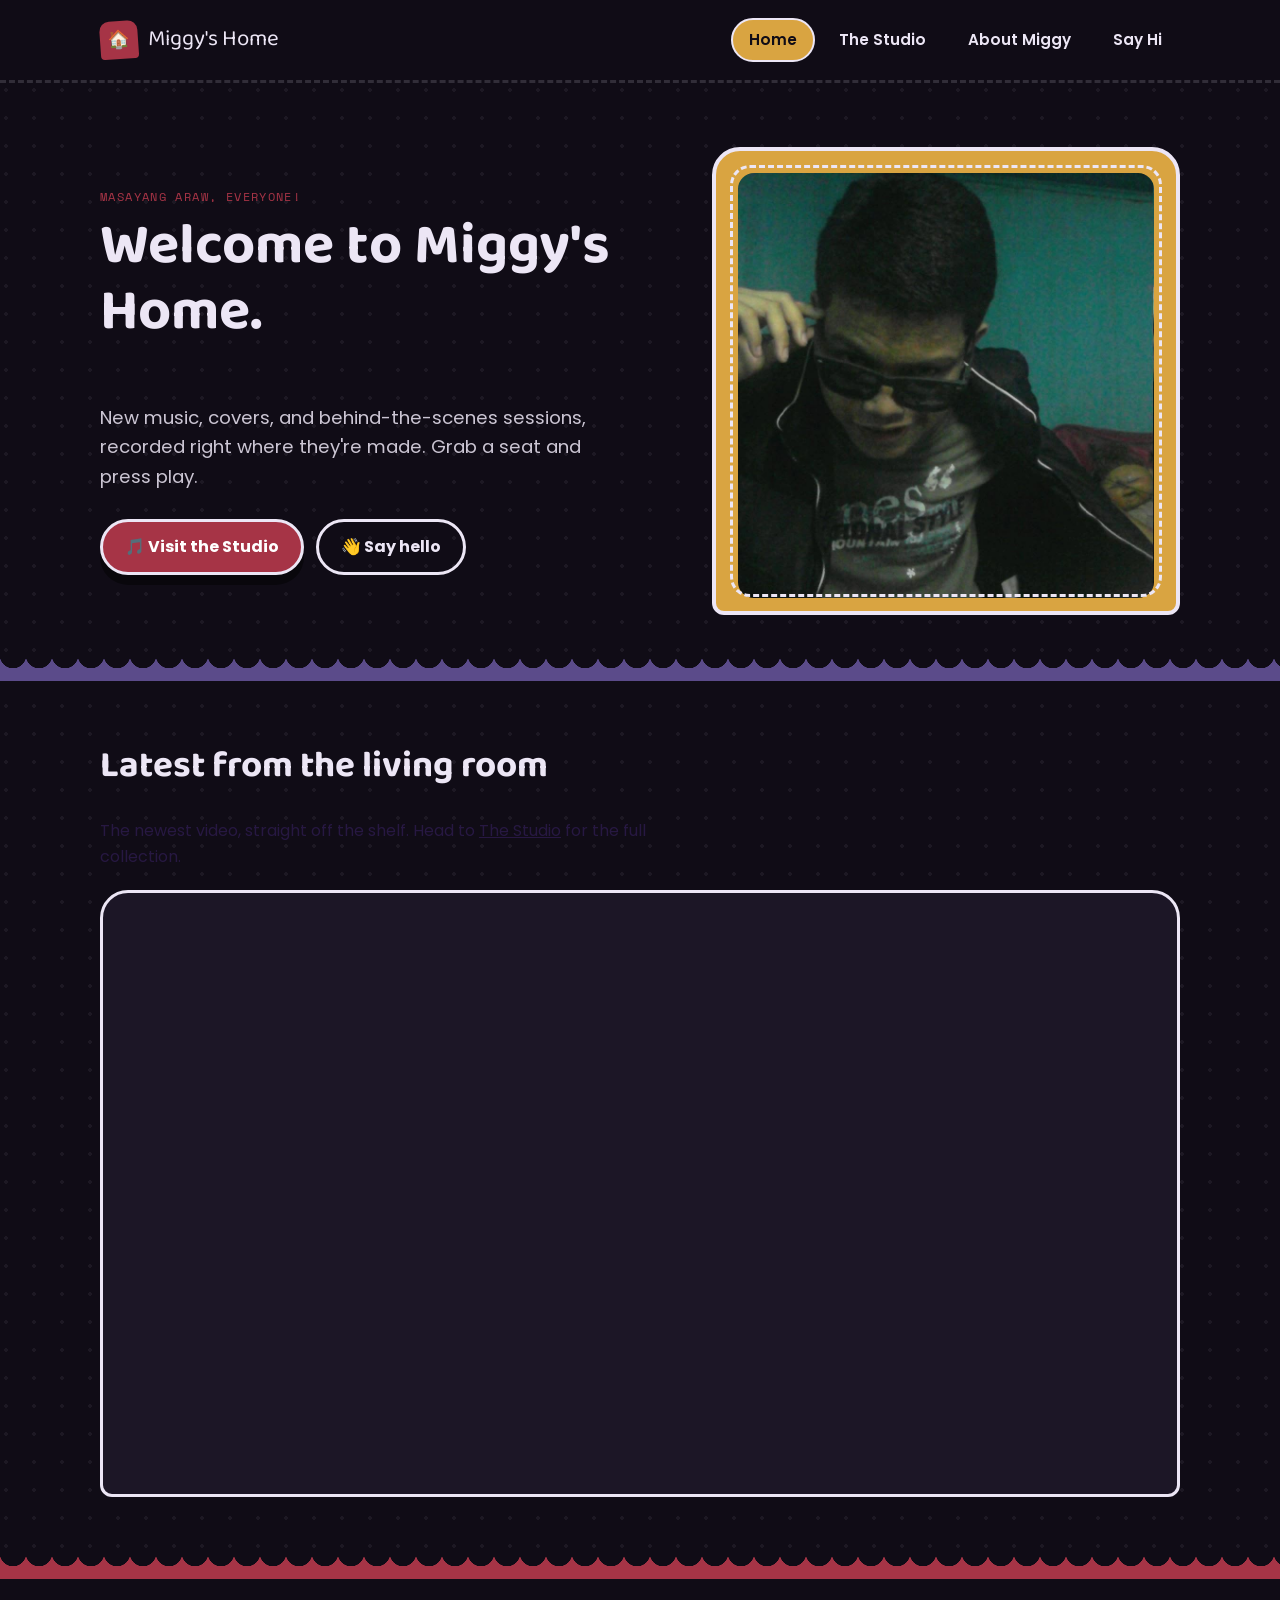
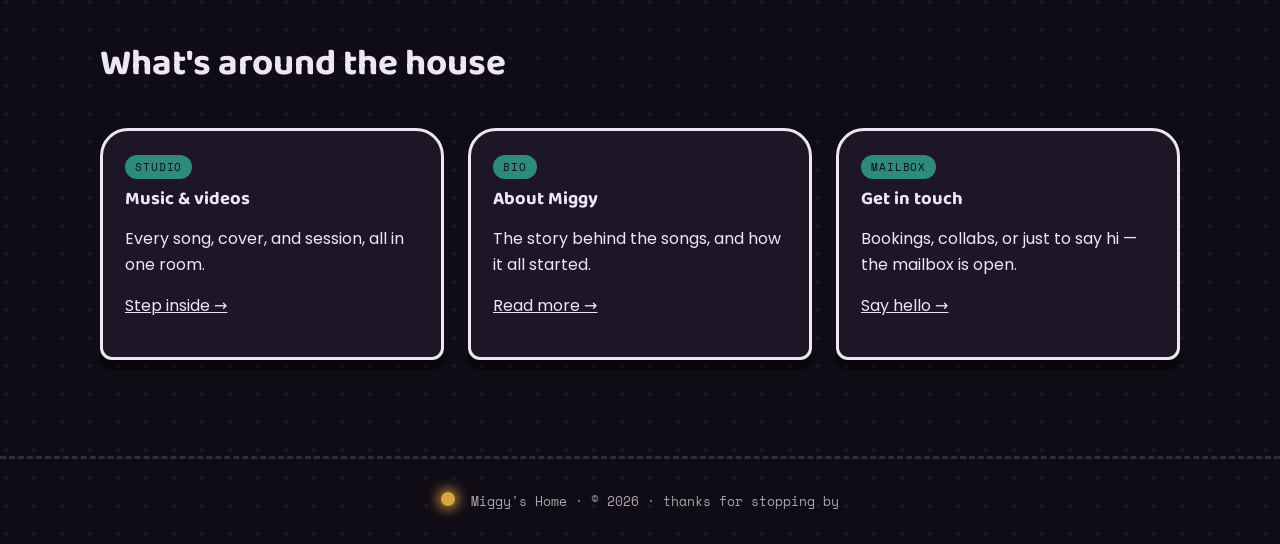
<file: index.html>
<!DOCTYPE html>
<html lang="en">
<head>
  <meta charset="UTF-8">
  <meta name="viewport" content="width=device-width, initial-scale=1.0">
  <title>Miggy's Home — Music Channel</title>
  <meta name="description" content="Miggy's Home — original music, covers, and behind-the-scenes videos.">
  <link rel="preconnect" href="https://fonts.googleapis.com">
  <link href="https://fonts.googleapis.com/css2?family=Baloo+2:wght@500;700;800&family=Poppins:wght@400;500;600;700&family=Space+Mono&display=swap" rel="stylesheet">
  <link rel="stylesheet" href="style.css">
</head>
<body>

  <header class="site-header">
    <nav class="nav wrap">
      <a href="index.html" class="brand">
        <span class="brand-mark">🏠</span>
        Miggy's Home
      </a>
      <button class="nav-toggle" aria-label="Toggle menu" aria-expanded="false">☰</button>
      <ul class="room-links">
        <li><a href="index.html" aria-current="page">Home</a></li>
        <li><a href="music.html">The Studio</a></li>
        <li><a href="about.html">About Miggy</a></li>
        <li><a href="contact.html">Say Hi</a></li>
      </ul>
    </nav>
  </header>

  <main>
    <section class="hero wrap">
      <div>
        <p class="eyebrow">Masayang araw, everyone!</p>
        <h1>Welcome to   Miggy's Home.</p></h1>
        <p class="lede">New music, covers, and behind-the-scenes sessions, recorded right where they're made. Grab a seat and press play.</p>
        <div class="hero-actions">
          <a href="music.html" class="btn btn-primary">🎵 Visit the Studio</a>
          <a href="contact.html" class="btn btn-ghost">👋 Say hello</a>
        </div>
      </div>
      <div class="welcome-mat">
  <img src="miggy3.jpg" alt="Miggy" style="width: calc(100% - 44px); height: calc(100% - 44px); object-fit: cover; border-radius: 16px;">
</div>
    </section>

    <div class="awning" aria-hidden="true"></div>

    <section class="room wrap">
      <div class="room-title">
        <h2>Latest from the living room</h2>
      </div>
      <p style="max-width:60ch; color:rgba(45,27,78,0.8);">The newest video, straight off the shelf. Head to <a href="music.html">The Studio</a> for the full collection.</p>

      <div class="embed-frame" style="margin-top:20px;">
        <iframe width="560" height="315" src="https://www.youtube.com/embed/cxDIxyG20Kg?si=o6LWP1E1uS-JszZb" title="YouTube video player" frameborder="0" allow="accelerometer; autoplay; clipboard-write; encrypted-media; gyroscope; picture-in-picture; web-share" referrerpolicy="strict-origin-when-cross-origin" allowfullscreen></iframe>
        
      </div>
    </section>

    <div class="awning coral" aria-hidden="true"></div>

    <section class="room wrap">
      <div class="room-title">
        <h2>What's around the house</h2>
      </div>
      <div class="window-grid">
        <div class="window-card">
          <span class="tag">Studio</span>
          <h3>Music &amp; videos</h3>
          <p>Every song, cover, and session, all in one room.</p>
          <p><a href="music.html">Step inside →</a></p>
        </div>
        <div class="window-card">
          <span class="tag">Bio</span>
          <h3>About Miggy</h3>
          <p>The story behind the songs, and how it all started.</p>
          <p><a href="about.html">Read more →</a></p>
        </div>
        <div class="window-card">
          <span class="tag">Mailbox</span>
          <h3>Get in touch</h3>
          <p>Bookings, collabs, or just to say hi — the mailbox is open.</p>
          <p><a href="contact.html">Say hello →</a></p>
        </div>
      </div>
    </section>
  </main>

  <footer class="site-footer">
    <span class="porch-light" aria-hidden="true"></span>
    Miggy's Home · © <span id="year"></span> · thanks for stopping by
  </footer>

  <script src="script.js"></script>
  <script>document.getElementById("year").textContent = new Date().getFullYear();</script>
</body>
</html>
</file>
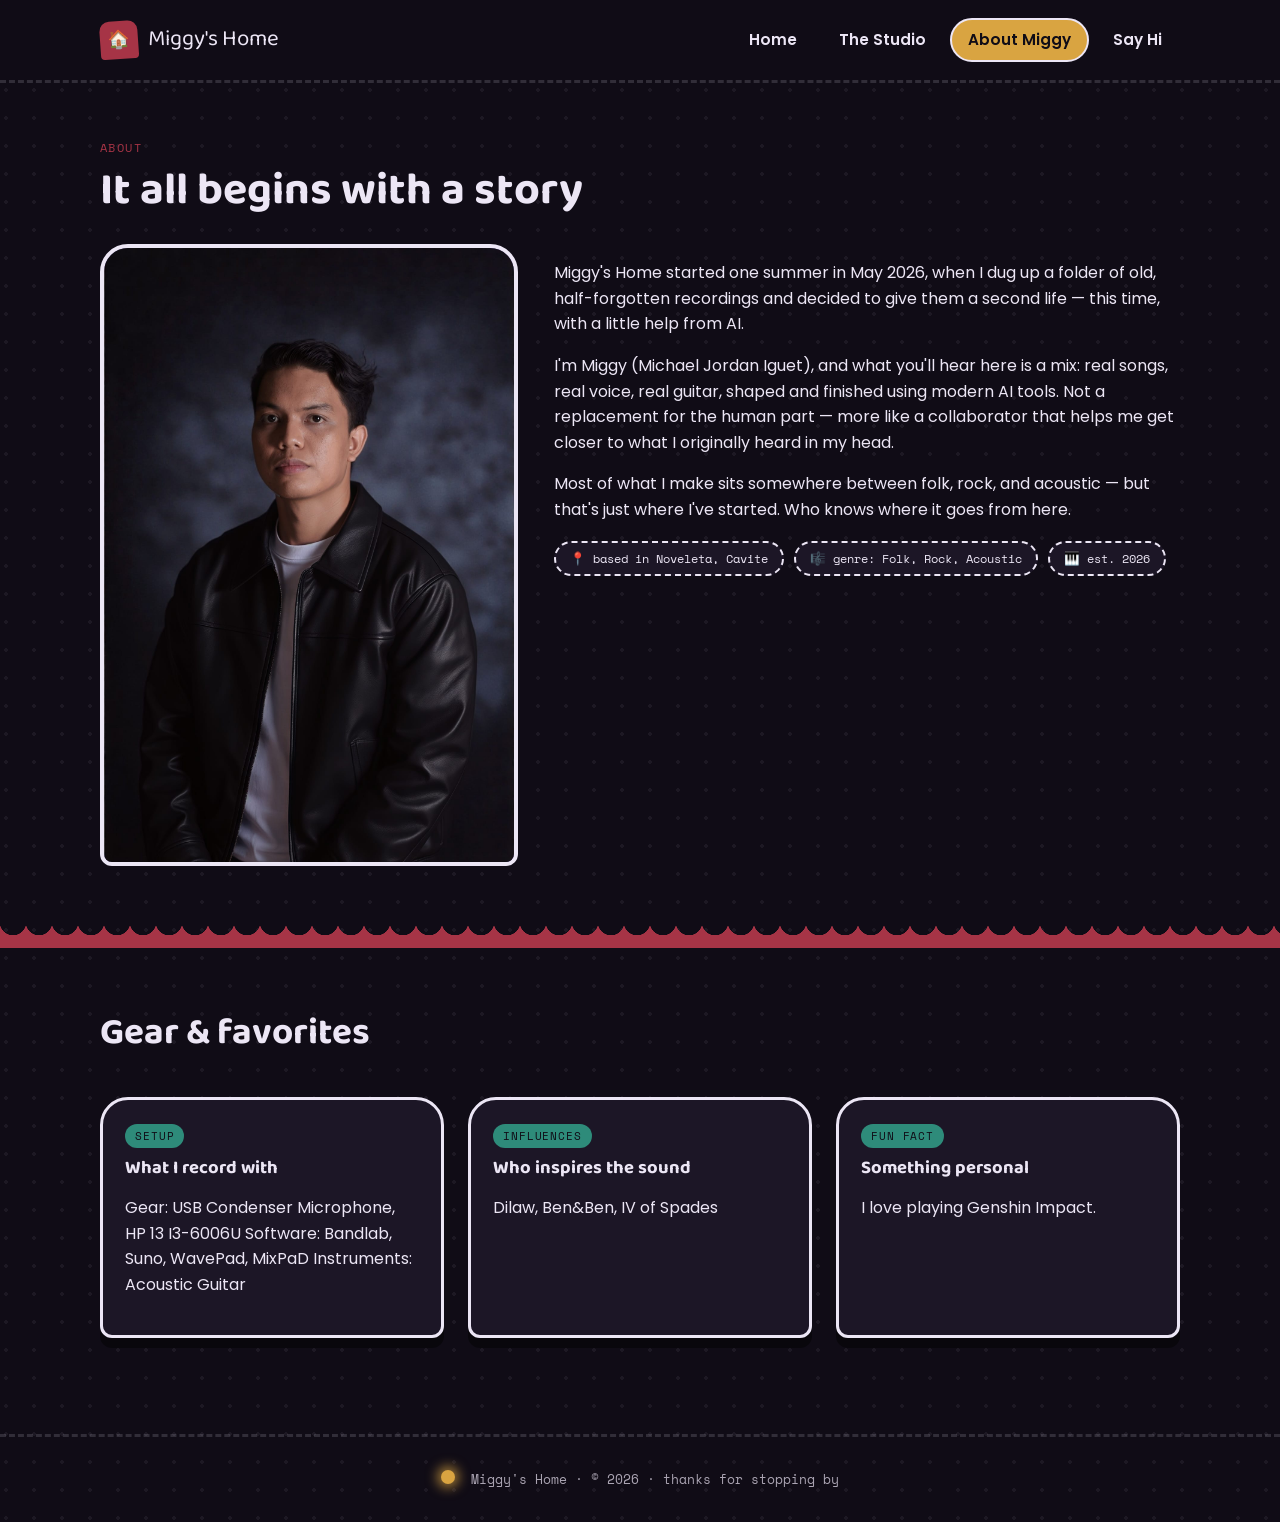
<file: about.html>
<!DOCTYPE html>
<html lang="en">
<head>
  <meta charset="UTF-8">
  <meta name="viewport" content="width=device-width, initial-scale=1.0">
  <title>About Miggy — Miggy's Home</title>
  <meta name="description" content="The story behind Miggy's Home.">
  <link rel="preconnect" href="https://fonts.googleapis.com">
  <link href="https://fonts.googleapis.com/css2?family=Baloo+2:wght@500;700;800&family=Poppins:wght@400;500;600;700&family=Space+Mono&display=swap" rel="stylesheet">
  <link rel="stylesheet" href="style.css">
</head>
<body>

  <header class="site-header">
    <nav class="nav wrap">
      <a href="index.html" class="brand">
        <span class="brand-mark">🏠</span>
        Miggy's Home
      </a>
      <button class="nav-toggle" aria-label="Toggle menu" aria-expanded="false">☰</button>
      <ul class="room-links">
        <li><a href="index.html">Home</a></li>
        <li><a href="music.html">The Studio</a></li>
        <li><a href="about.html" aria-current="page">About Miggy</a></li>
        <li><a href="contact.html">Say Hi</a></li>
      </ul>
    </nav>
  </header>

  <main>
    <section class="room wrap" style="padding-top:56px;">
      <p class="eyebrow">About</p>
      <h1 style="font-size:clamp(2rem, 4vw, 2.8rem);">It all begins with a story</h1>

      <div class="bio-layout">
        <div class="bio-portrait">
    <img src="miggy2.jpg" alt="Miggy" style="width:100%; height:100%; object-fit:cover; object-position: left center; border-radius: 24px 24px 8px 8px;">
</div>
        <div>
          <p>
          Miggy's Home started one summer in May 2026,
          when I dug up a folder of old, half-forgotten recordings and decided to give them a second life — this time,
          with a little help from AI.
         </p>
          <p>
          I'm Miggy (Michael Jordan Iguet), and what you'll hear here is a mix: real songs, real voice, real guitar, shaped and finished using modern AI tools.
          Not a replacement for the human part — more like a collaborator that helps me get closer to what I originally heard in my head.
          </p>
          <p>
           Most of what I make sits somewhere between folk, rock, and acoustic — but that's just where I've started. Who knows where it goes from here.
          </p>
          <div class="sticker-row">
            <span class="sticker">📍 based in Noveleta, Cavite</span>
            <span class="sticker">🎼 genre: Folk, Rock, Acoustic</span>
            <span class="sticker">🎹 est. 2026</span>
          </div>
        </div>
      </div>
    </section>

    <div class="awning coral" aria-hidden="true"></div>

    <section class="room wrap">
      <div class="room-title">
        <h2>Gear &amp; favorites</h2>
      </div>
      <div class="window-grid">
        <div class="window-card">
          <span class="tag">Setup</span>
          <h3>What I record with</h3>
          <p>Gear: USB Condenser Microphone, HP 13 I3-6006U
            Software: Bandlab, Suno, WavePad, MixPaD
          Instruments: Acoustic Guitar
          </p>
        </div>
        <div class="window-card">
          <span class="tag">Influences</span>
          <h3>Who inspires the sound</h3>
          <p>Dilaw, Ben&Ben, IV of Spades</p>
        </div>
        <div class="window-card">
          <span class="tag">Fun fact</span>
          <h3>Something personal</h3>
          <p>I love playing Genshin Impact.</p>
        </div>
      </div>
    </section>
  </main>

  <footer class="site-footer">
    <span class="porch-light" aria-hidden="true"></span>
    Miggy's Home · © <span id="year"></span> · thanks for stopping by
  </footer>

  <script src="script.js"></script>
  <script>document.getElementById("year").textContent = new Date().getFullYear();</script>
</body>
</html>
</file>
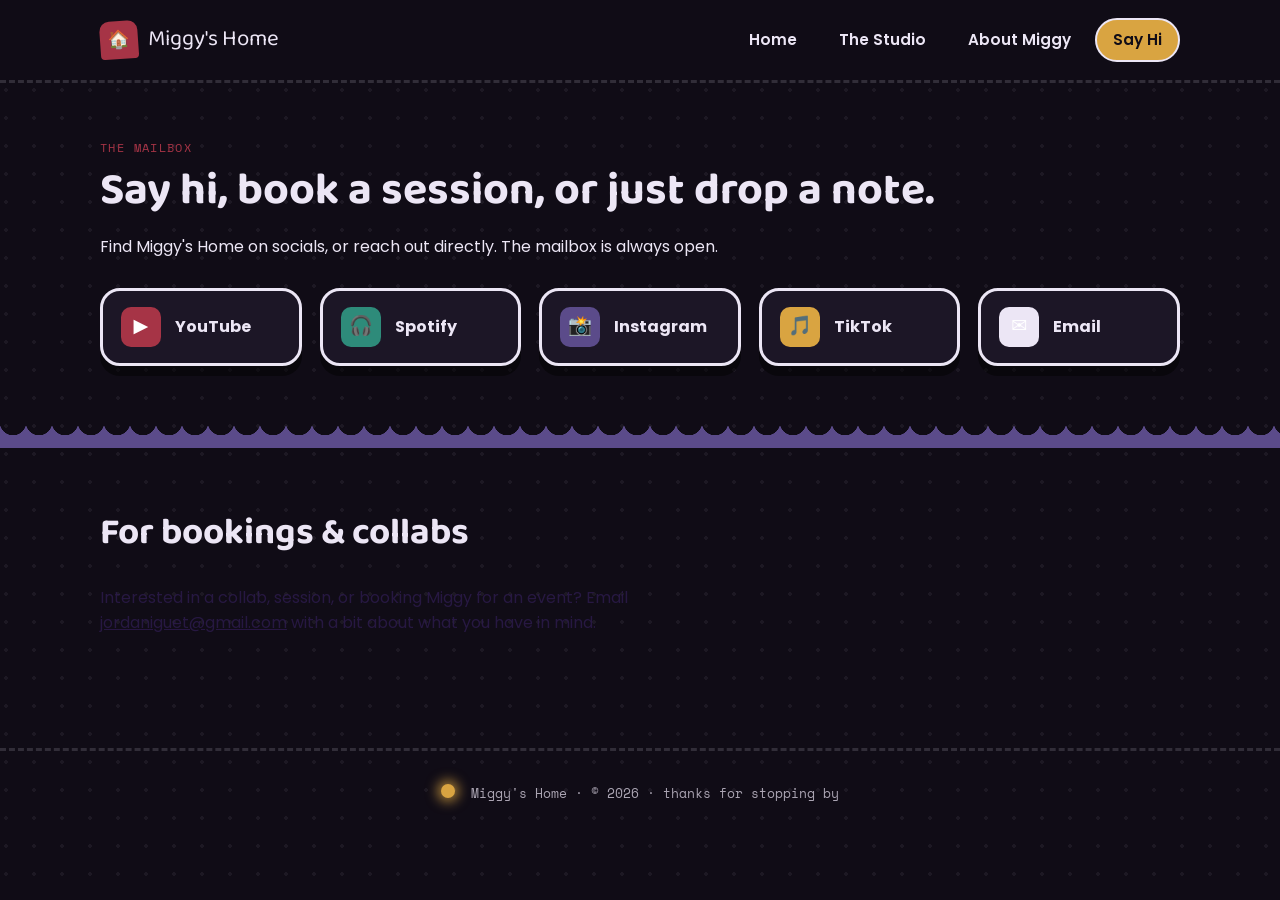
<file: contact.html>
<!DOCTYPE html>
<html lang="en">
<head>
  <meta charset="UTF-8">
  <meta name="viewport" content="width=device-width, initial-scale=1.0">
  <title>Say Hi — Miggy's Home</title>
  <meta name="description" content="Get in touch with Miggy's Home — socials, bookings, and collabs.">
  <link rel="preconnect" href="https://fonts.googleapis.com">
  <link href="https://fonts.googleapis.com/css2?family=Baloo+2:wght@500;700;800&family=Poppins:wght@400;500;600;700&family=Space+Mono&display=swap" rel="stylesheet">
  <link rel="stylesheet" href="style.css">
</head>
<body>

  <header class="site-header">
    <nav class="nav wrap">
      <a href="index.html" class="brand">
        <span class="brand-mark">🏠</span>
        Miggy's Home
      </a>
      <button class="nav-toggle" aria-label="Toggle menu" aria-expanded="false">☰</button>
      <ul class="room-links">
        <li><a href="index.html">Home</a></li>
        <li><a href="music.html">The Studio</a></li>
        <li><a href="about.html">About Miggy</a></li>
        <li><a href="contact.html" aria-current="page">Say Hi</a></li>
      </ul>
    </nav>
  </header>

  <main>
    <section class="room wrap" style="padding-top:56px;">
      <p class="eyebrow">The mailbox</p>
      <h1 style="font-size:clamp(2rem, 4vw, 2.8rem);">Say hi, book a session, or just drop a note.</h1>
      <p class="lede">Find Miggy's Home on socials, or reach out directly. The mailbox is always open.</p>

      <!--
        HOW TO EDIT THESE LINKS:
        Replace each href="#" below with your real profile URL,
        e.g. href="https://youtube.com/@yourchannel"
      -->
      <div class="mailbox-grid">
        <a class="mailbox-link" href="https://www.youtube.com/channel/UCDjrhPsr5ibuXko2BopgHQQ" target="_blank" rel="noopener">
          <span class="mailbox-icon" style="background:var(--coral); color:white;">▶️</span>
          YouTube
        </a>
        <a class="mailbox-link" href="https://open.spotify.com/artist/0bFxmYcpXR9ps1vX7eySuP?si=Agr-HqnlSj-1opP-g_1XWg" target="_blank" rel="noopener">
          <span class="mailbox-icon" style="background:var(--mint); color:white;">🎧</span>
          Spotify
        </a>
        <a class="mailbox-link" href="https://www.instagram.com/miggyiguet/" target="_blank" rel="noopener">
          <span class="mailbox-icon" style="background:var(--sky); color:white;">📸</span>
          Instagram
        </a>
        <a class="mailbox-link" href="https://www.tiktok.com/@miggyshome" target="_blank" rel="noopener">
          <span class="mailbox-icon" style="background:var(--sunshine); color:var(--plum);">🎵</span>
          TikTok
        </a>
        <a class="mailbox-link" href="jordaniguet@gmail.com">
          <span class="mailbox-icon" style="background:var(--plum); color:white;">✉️</span>
          Email
        </a>
      </div>
    </section>

    <div class="awning" aria-hidden="true"></div>

    <section class="room wrap">
      <div class="room-title">
        <h2>For bookings &amp; collabs</h2>
      </div>
      <p style="max-width:60ch; color:rgba(45,27,78,0.8);">
        Interested in a collab, session, or booking Miggy for an event? Email
        <a href="jordaniguet@gmail.com">jordaniguet@gmail.com</a> with a bit about what you have in mind.
      </p>
    </section>
  </main>

  <footer class="site-footer">
    <span class="porch-light" aria-hidden="true"></span>
    Miggy's Home · © <span id="year"></span> · thanks for stopping by
  </footer>

  <script src="script.js"></script>
  <script>document.getElementById("year").textContent = new Date().getFullYear();</script>
</body>
</html>
</file>
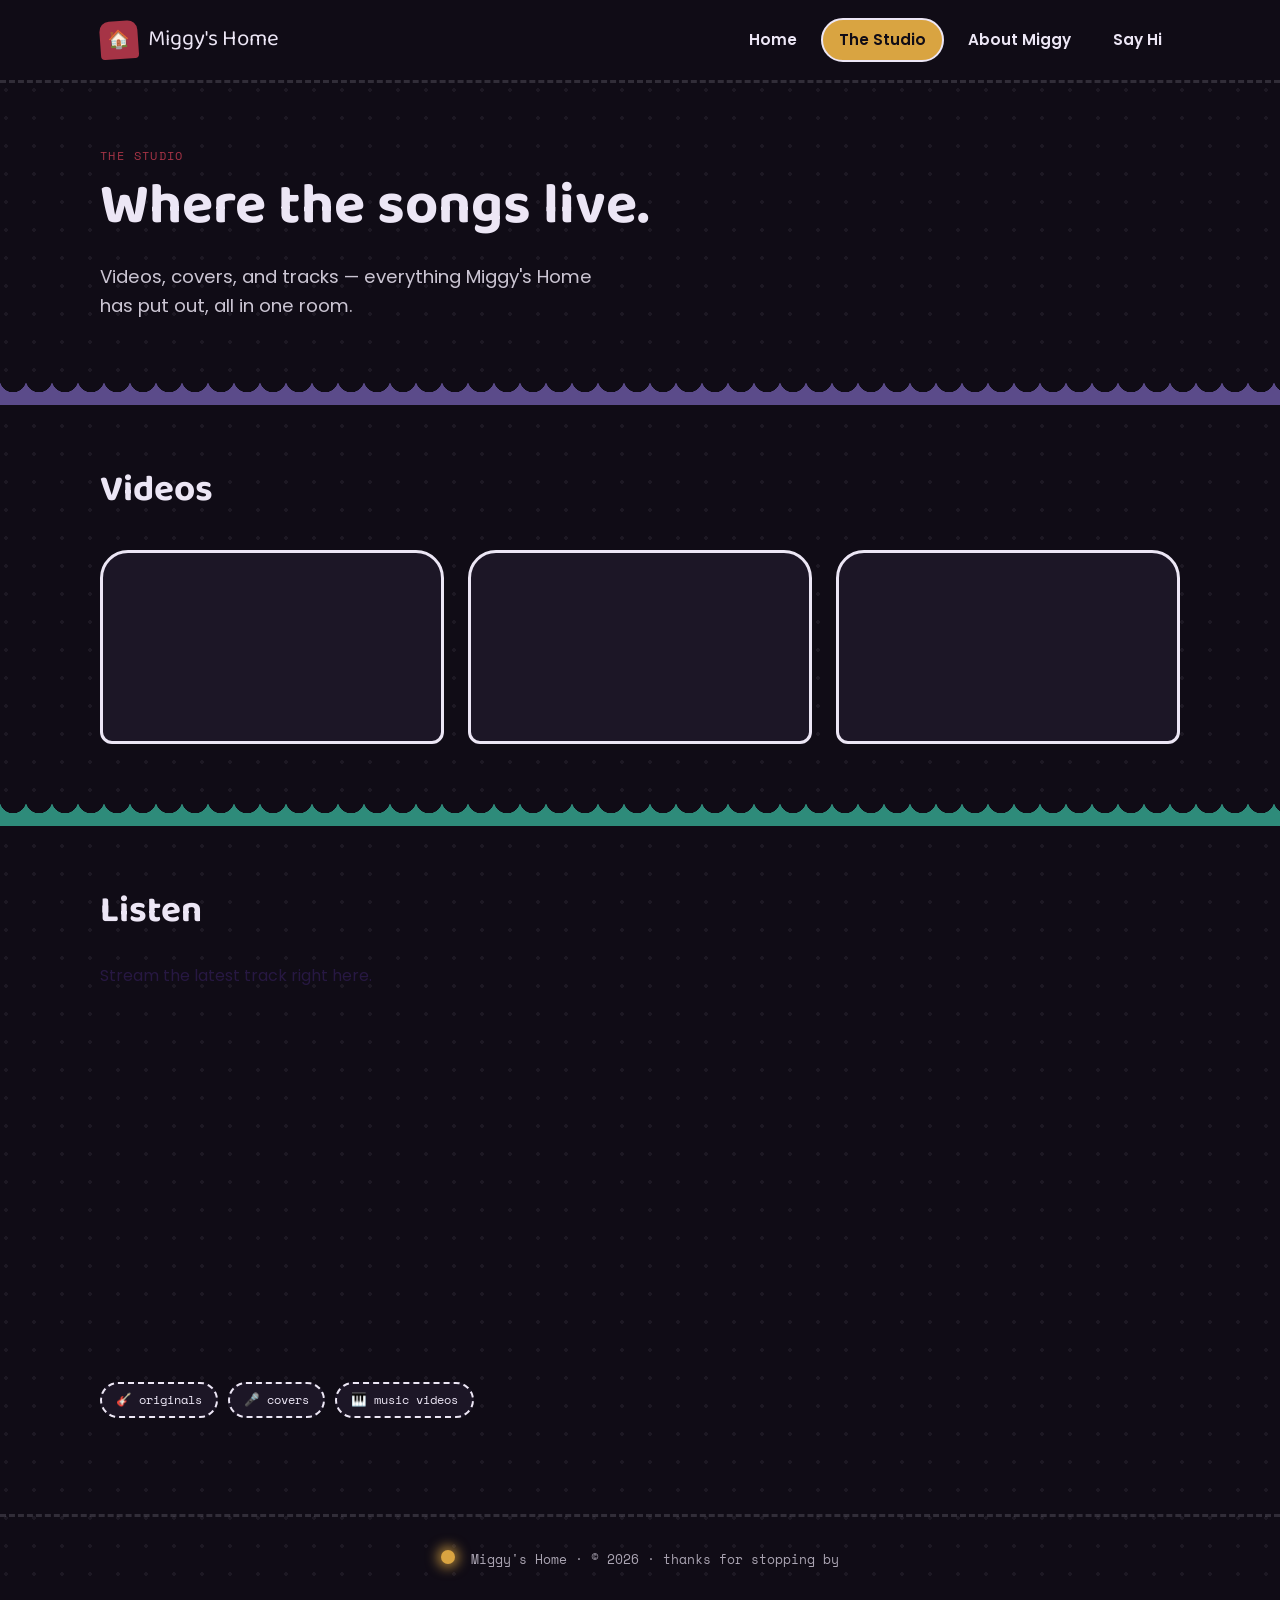
<file: music.html>
<!DOCTYPE html>
<html lang="en">
<head>
  <meta charset="UTF-8">
  <meta name="viewport" content="width=device-width, initial-scale=1.0">
  <title>The Studio — Miggy's Home</title>
  <meta name="description" content="Watch videos and listen to music from Miggy's Home.">
  <link rel="preconnect" href="https://fonts.googleapis.com">
  <link href="https://fonts.googleapis.com/css2?family=Baloo+2:wght@500;700;800&family=Poppins:wght@400;500;600;700&family=Space+Mono&display=swap" rel="stylesheet">
  <link rel="stylesheet" href="style.css">
</head>
<body>

  <header class="site-header">
    <nav class="nav wrap">
      <a href="index.html" class="brand">
        <span class="brand-mark">🏠</span>
        Miggy's Home
      </a>
      <button class="nav-toggle" aria-label="Toggle menu" aria-expanded="false">☰</button>
      <ul class="room-links">
        <li><a href="index.html">Home</a></li>
        <li><a href="music.html" aria-current="page">The Studio</a></li>
        <li><a href="about.html">About Miggy</a></li>
        <li><a href="contact.html">Say Hi</a></li>
      </ul>
    </nav>
  </header>

  <main>
    <section class="hero wrap" style="grid-template-columns: 1fr;">
      <div>
        <p class="eyebrow">The studio</p>
        <h1>Where the songs live.</h1>
        <p class="lede">Videos, covers, and tracks — everything Miggy's Home has put out, all in one room.</p>
      </div>
    </section>

    <div class="awning" aria-hidden="true"></div>

    <section class="room wrap">
      <div class="room-title">
        <h2>Videos</h2>
      </div>
      <div class="window-grid" style="margin-top:24px;">

        <div class="embed-frame">
            <iframe width="100%" height="100%" src="https://www.youtube.com/embed/UhOnCo8y2CI?si=-g4k6-54pOhzVQBP" title="YouTube video player" frameborder="0" allow="accelerometer; autoplay; clipboard-write; encrypted-media; gyroscope; picture-in-picture; web-share" referrerpolicy="strict-origin-when-cross-origin" allowfullscreen></iframe>
        </div>

        <div class="embed-frame">
            <iframe width="100%" height="100%" src="https://www.youtube.com/embed/cVGqSESYO6M?si=_nuLky-fU3x7s0aV" title="YouTube video player" frameborder="0" allow="accelerometer; autoplay; clipboard-write; encrypted-media; gyroscope; picture-in-picture; web-share" referrerpolicy="strict-origin-when-cross-origin" allowfullscreen></iframe>
        </div>

       <div class="embed-frame">
            <iframe width="100%" height="100%" src="https://www.youtube.com/embed/cxDIxyG20Kg?si=xlMxnIxnwielTcFV" title="YouTube video player" frameborder="0" allow="accelerometer; autoplay; clipboard-write; encrypted-media; gyroscope; picture-in-picture; web-share" referrerpolicy="strict-origin-when-cross-origin" allowfullscreen></iframe>
        </div>

      </div>
      
    </section>

    <div class="awning mint" aria-hidden="true"></div>

    <section class="room wrap">
      <div class="room-title">
        <h2>Listen</h2>
      </div>
      <p style="max-width:60ch; color:rgba(45,27,78,0.8);">Stream the latest track right here.</p>

     <iframe data-testid="embed-iframe" style="border-radius:12px" src="https://open.spotify.com/embed/artist/0bFxmYcpXR9ps1vX7eySuP?utm_source=generator&si=1137ed6a78604a1e" width="100%" height="352" frameBorder="0" allowfullscreen="" allow="autoplay; clipboard-write; encrypted-media; fullscreen; picture-in-picture" loading="lazy"></iframe>
      </div>

      <div class="sticker-row">
        <span class="sticker">🎸 originals</span>
        <span class="sticker">🎤 covers</span>
        <span class="sticker">🎹 music videos</span>
      </div>
    </section>
  </main>

  <footer class="site-footer">
    <span class="porch-light" aria-hidden="true"></span>
    Miggy's Home · © <span id="year"></span> · thanks for stopping by
  </footer>

  <script src="script.js"></script>
  <script>document.getElementById("year").textContent = new Date().getFullYear();</script>
</body>
</html>
</file>
<file: style.css>
/* ============================================
   MIGGY'S HOME — shared styles
   Design: bright, cozy "house of music" theme.
   Cards are shaped like little windows/doors,
   nav reads like room signs on a hallway wall.
   ============================================ */

:root {
  /* Color */
  --cream:    #100C16;  /* page background — near-black plum */
  --sunshine: #D9A441;  /* muted gold accent */
  --coral:    #A63446;  /* deep crimson accent */
  --sky:      #5B4B8A;  /* smoky violet accent */
  --mint:     #2E8B7A;  /* dark teal accent */
  --plum:     #ECE6F5;  /* off-white/lavender — text & borders */
  --white:    #FFFFFF;
  --surface:  #1C1626;  /* card / panel background */
 
  /* Type */
  --font-display: "Baloo 2", system-ui, sans-serif;
  --font-body: "Poppins", system-ui, sans-serif;
  --font-tag: "Space Mono", monospace;
 
  /* Layout */
  --max-width: 1080px;
  --radius-window: 28px 28px 12px 12px;
  --shadow-soft: 0 10px 0 rgba(0, 0, 0, 0.45);
}
 
* { box-sizing: border-box; }
 
html { scroll-behavior: smooth; }
 
body {
  margin: 0;
  background: var(--cream);
  color: var(--plum);
  font-family: var(--font-body);
  line-height: 1.6;
  background-image:
    radial-gradient(circle at 6px 6px, rgba(236,230,245,0.06) 2px, transparent 2px);
  background-size: 28px 28px;
}
 
img { max-width: 100%; display: block; }
 
a { color: inherit; }
 
h1, h2, h3 {
  font-family: var(--font-display);
  margin: 0 0 0.4em 0;
  line-height: 1.15;
}
 
.eyebrow {
  font-family: var(--font-tag);
  text-transform: uppercase;
  letter-spacing: 0.12em;
  font-size: 0.72rem;
  color: var(--coral);
  margin: 0 0 0.6em 0;
}
 
.wrap {
  max-width: var(--max-width);
  margin: 0 auto;
  padding: 0 24px;
}
 
/* Respect reduced motion */
@media (prefers-reduced-motion: reduce) {
  * { animation: none !important; transition: none !important; }
  html { scroll-behavior: auto; }
}
 
/* ---------- Nav: "door plaque" ---------- */
 
.site-header {
  position: sticky;
  top: 0;
  z-index: 50;
  background: var(--cream);
  border-bottom: 3px dashed rgba(236, 230, 245, 0.15);
}
 
.nav {
  display: flex;
  align-items: center;
  justify-content: space-between;
  padding: 18px 0;
}
 
.brand {
  display: flex;
  align-items: center;
  gap: 10px;
  font-family: var(--font-display);
  font-size: 1.4rem;
  text-decoration: none;
  color: var(--plum);
}
 
.brand-mark {
  width: 38px;
  height: 38px;
  border-radius: 10px 10px 4px 4px;
  background: var(--coral);
  display: grid;
  place-items: center;
  font-size: 1.1rem;
  transform: rotate(-4deg);
}
 
.room-links {
  display: flex;
  gap: 6px;
  list-style: none;
  margin: 0;
  padding: 0;
}
 
.room-links a {
  display: inline-block;
  padding: 8px 16px;
  border-radius: 999px;
  text-decoration: none;
  font-weight: 600;
  font-size: 0.95rem;
  color: var(--plum);
  border: 2px solid transparent;
  transition: border-color 0.15s ease, transform 0.15s ease;
}
 
.room-links a:hover,
.room-links a:focus-visible {
  border-color: var(--plum);
  transform: translateY(-2px);
}
 
.room-links a[aria-current="page"] {
  background: var(--sunshine);
  border-color: var(--plum);
  color: var(--cream);
}
 
.nav-toggle {
  display: none;
  background: none;
  border: 2px solid var(--plum);
  border-radius: 10px;
  padding: 8px 10px;
  font-size: 1.1rem;
  cursor: pointer;
}
 
@media (max-width: 720px) {
  .nav-toggle { display: block; }
  .room-links {
    display: none;
    flex-direction: column;
    width: 100%;
    padding-bottom: 16px;
  }
  .room-links.open { display: flex; }
  .nav { flex-wrap: wrap; }
}
 
/* ---------- Buttons ---------- */
 
.btn {
  display: inline-flex;
  align-items: center;
  gap: 8px;
  padding: 12px 22px;
  border-radius: 999px;
  font-weight: 700;
  font-family: var(--font-body);
  text-decoration: none;
  border: 3px solid var(--plum);
  cursor: pointer;
  font-size: 1rem;
}
 
.btn-primary {
  background: var(--coral);
  color: var(--white);
  box-shadow: var(--shadow-soft);
}
 
.btn-primary:hover { transform: translate(-2px, -2px); box-shadow: 0 12px 0 rgba(0,0,0,0.5); }
 
.btn-ghost {
  background: transparent;
  color: var(--plum);
}
 
.btn-ghost:hover { background: rgba(236,230,245,0.08); }
 
/* ---------- Hero ---------- */
 
.hero {
  padding: 64px 0 40px;
  display: grid;
  grid-template-columns: 1.1fr 0.9fr;
  gap: 40px;
  align-items: center;
}
 
.hero h1 {
  font-size: clamp(2.4rem, 5vw, 3.6rem);
}
 
.hero .lede {
  font-size: 1.15rem;
  max-width: 46ch;
  color: rgba(236,230,245,0.85);
}
 
.hero-actions {
  display: flex;
  gap: 12px;
  margin-top: 28px;
  flex-wrap: wrap;
}
 
.welcome-mat {
  width: 100%;
  aspect-ratio: 1 / 1;
  background: var(--sunshine);
  border-radius: var(--radius-window);
  border: 4px solid var(--plum);
  position: relative;
  display: grid;
  place-items: center;
  overflow: hidden;
}
 
.welcome-mat::before {
  content: "";
  position: absolute;
  inset: 14px;
  border: 3px dashed var(--plum);
  border-radius: 20px;
}
 
.welcome-mat span {
  font-family: var(--font-display);
  font-size: 3.2rem;
  transform: rotate(-6deg);
}
 
@media (max-width: 780px) {
  .hero { grid-template-columns: 1fr; padding-top: 32px; }
}
 
/* ---------- Scalloped divider (awning) ---------- */
 
.awning {
  height: 26px;
  background:
    radial-gradient(circle at 13px 0, transparent 13px, var(--sky) 13.5px) repeat-x;
  background-size: 26px 26px;
  margin: 0 0 8px 0;
}
 
.awning.coral {
  background:
    radial-gradient(circle at 13px 0, transparent 13px, var(--coral) 13.5px) repeat-x;
  background-size: 26px 26px;
}
 
.awning.mint {
  background:
    radial-gradient(circle at 13px 0, transparent 13px, var(--mint) 13.5px) repeat-x;
  background-size: 26px 26px;
}
 
/* ---------- Section shell ---------- */
 
section.room {
  padding: 56px 0;
}
 
.room-title { display: flex; align-items: baseline; gap: 14px; flex-wrap: wrap; }
.room-title h2 { font-size: clamp(1.7rem, 3vw, 2.3rem); }
 
/* ---------- Window cards ---------- */
 
.window-grid {
  display: grid;
  grid-template-columns: repeat(auto-fit, minmax(260px, 1fr));
  gap: 24px;
  margin-top: 28px;
}
 
.window-card {
  background: var(--surface);
  border: 3px solid var(--plum);
  border-radius: var(--radius-window);
  padding: 22px;
  box-shadow: var(--shadow-soft);
  transition: transform 0.15s ease;
}
 
.window-card:hover { transform: translateY(-4px); }
 
.window-card h3 { font-size: 1.15rem; margin-bottom: 8px; }
 
.window-card .tag {
  font-family: var(--font-tag);
  font-size: 0.7rem;
  text-transform: uppercase;
  letter-spacing: 0.08em;
  background: var(--mint);
  color: var(--cream);
  display: inline-block;
  padding: 3px 10px;
  border-radius: 999px;
  margin-bottom: 10px;
}
 
/* ---------- Media embed frame ---------- */
 
.embed-frame {
  border: 3px solid var(--plum);
  border-radius: var(--radius-window);
  overflow: hidden;
  background: var(--surface);
  aspect-ratio: 16 / 9;
  position: relative;
}
 
.embed-frame iframe {
  width: 100%;
  height: 100%;
  border: 0;
  display: block;
}
 
.embed-placeholder {
  position: absolute;
  inset: 0;
  display: grid;
  place-items: center;
  text-align: center;
  color: var(--plum);
  padding: 24px;
  font-family: var(--font-tag);
  font-size: 0.85rem;
  gap: 8px;
}
 
.embed-placeholder strong {
  display: block;
  font-family: var(--font-display);
  font-size: 1.2rem;
  color: var(--sunshine);
  margin-bottom: 6px;
}
 
/* Spotify frame is shorter */
.embed-frame.spotify { aspect-ratio: auto; height: 152px; }
 
/* ---------- Sticker badges ---------- */
 
.sticker-row {
  display: flex;
  gap: 10px;
  flex-wrap: wrap;
  margin-top: 18px;
}
 
.sticker {
  font-family: var(--font-tag);
  font-size: 0.78rem;
  padding: 6px 14px;
  border-radius: 999px;
  border: 2px dashed var(--plum);
  background: var(--surface);
}
 
/* ---------- Socials / mailbox ---------- */
 
.mailbox-grid {
  display: grid;
  grid-template-columns: repeat(auto-fit, minmax(200px, 1fr));
  gap: 18px;
  margin-top: 28px;
}
 
.mailbox-link {
  display: flex;
  align-items: center;
  gap: 14px;
  background: var(--surface);
  border: 3px solid var(--plum);
  border-radius: 20px;
  padding: 16px 18px;
  text-decoration: none;
  font-weight: 700;
  color: var(--plum);
  box-shadow: var(--shadow-soft);
  transition: transform 0.15s ease;
}
 
.mailbox-link:hover { transform: translate(-3px, -3px); }
 
.mailbox-icon {
  width: 40px;
  height: 40px;
  border-radius: 10px;
  display: grid;
  place-items: center;
  font-size: 1.2rem;
  flex-shrink: 0;
}
 
/* ---------- About/bio ---------- */
 
.bio-layout {
  display: grid;
  grid-template-columns: 0.8fr 1.2fr;
  gap: 36px;
  align-items: start;
  margin-top: 28px;
}
 
.bio-portrait {
  aspect-ratio: 4/5;
  background: var(--sky);
  border: 4px solid var(--plum);
  border-radius: var(--radius-window);
  display: grid;
  place-items: center;
  font-family: var(--font-display);
  font-size: 4rem;
  color: var(--white);
}
 
@media (max-width: 720px) {
  .bio-layout { grid-template-columns: 1fr; }
}
 
/* ---------- Footer ---------- */
 
.site-footer {
  border-top: 3px dashed rgba(236,230,245,0.15);
  padding: 32px 0;
  margin-top: 40px;
  text-align: center;
  font-family: var(--font-tag);
  font-size: 0.82rem;
  color: rgba(236,230,245,0.7);
}
 
.porch-light {
  width: 14px;
  height: 14px;
  border-radius: 50%;
  background: var(--sunshine);
  display: inline-block;
  margin-right: 8px;
  box-shadow: 0 0 12px 4px rgba(217,164,65,0.7);
}
</file>
